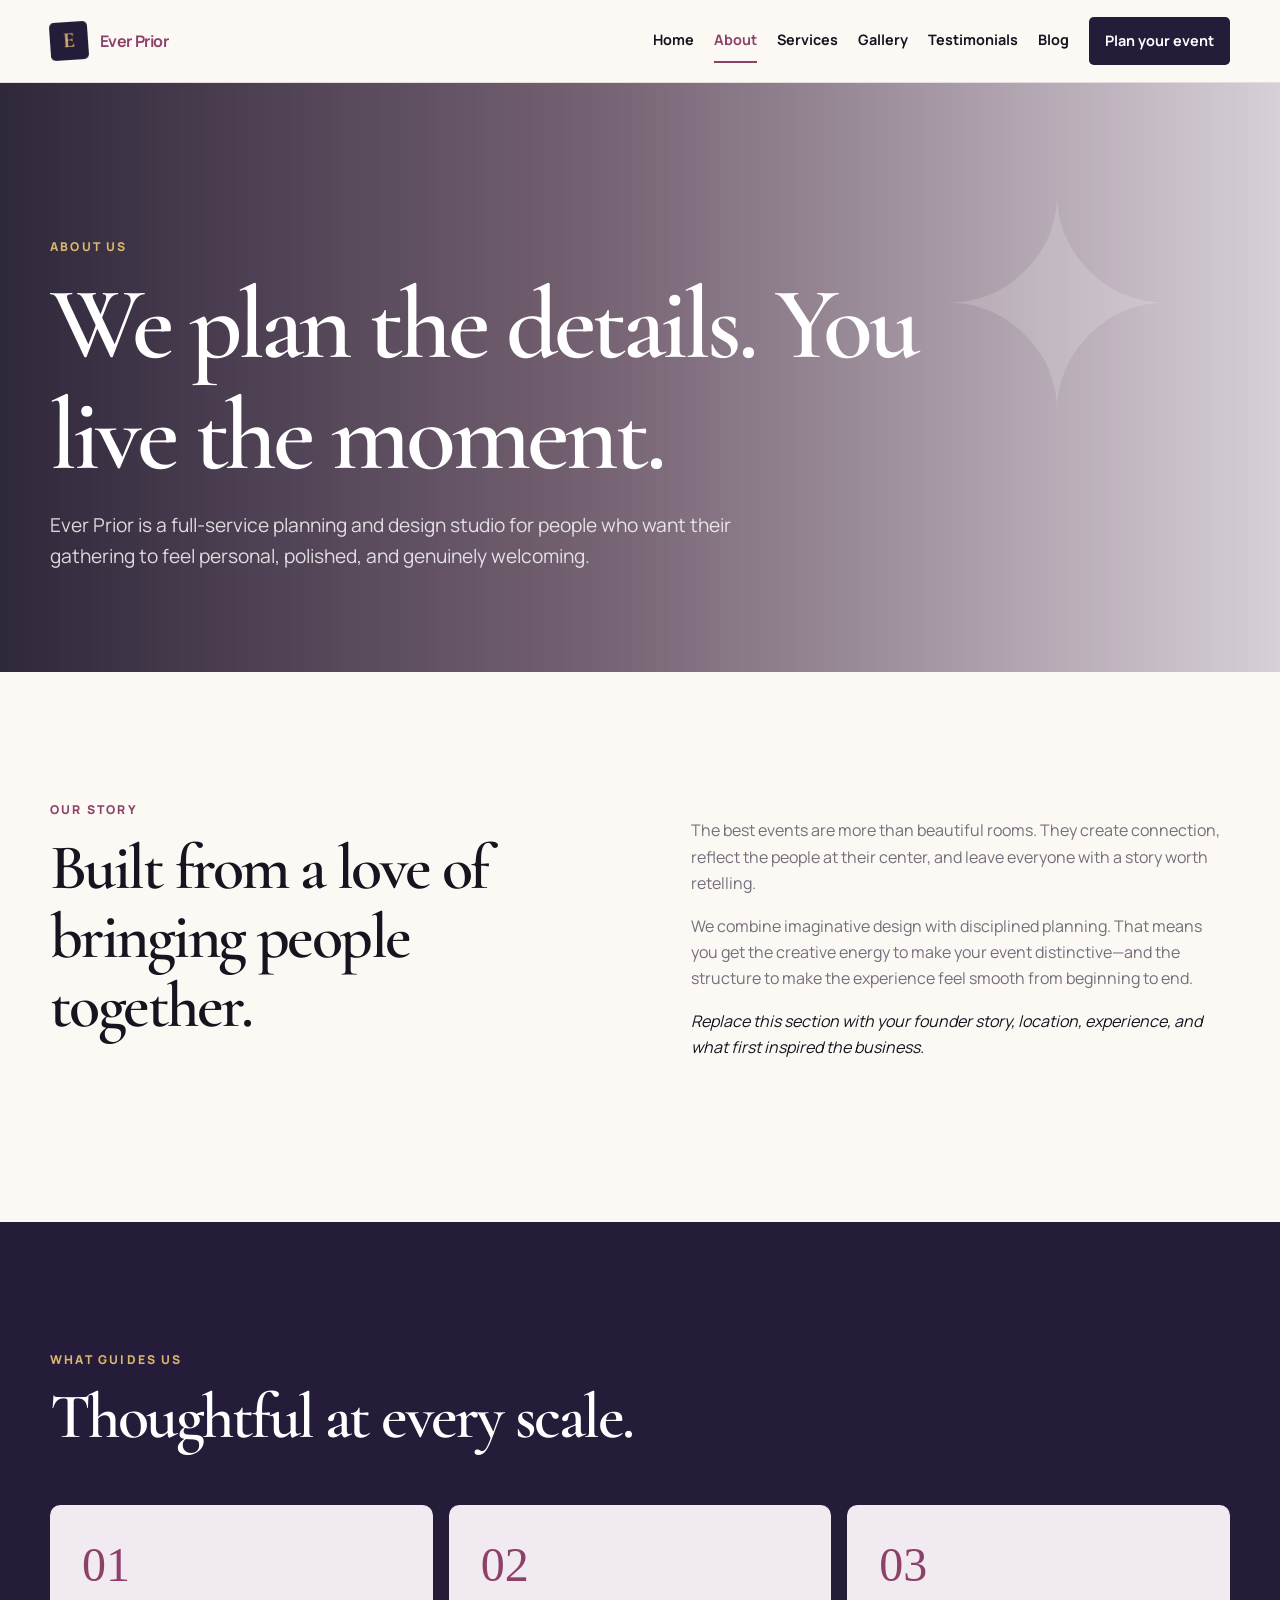
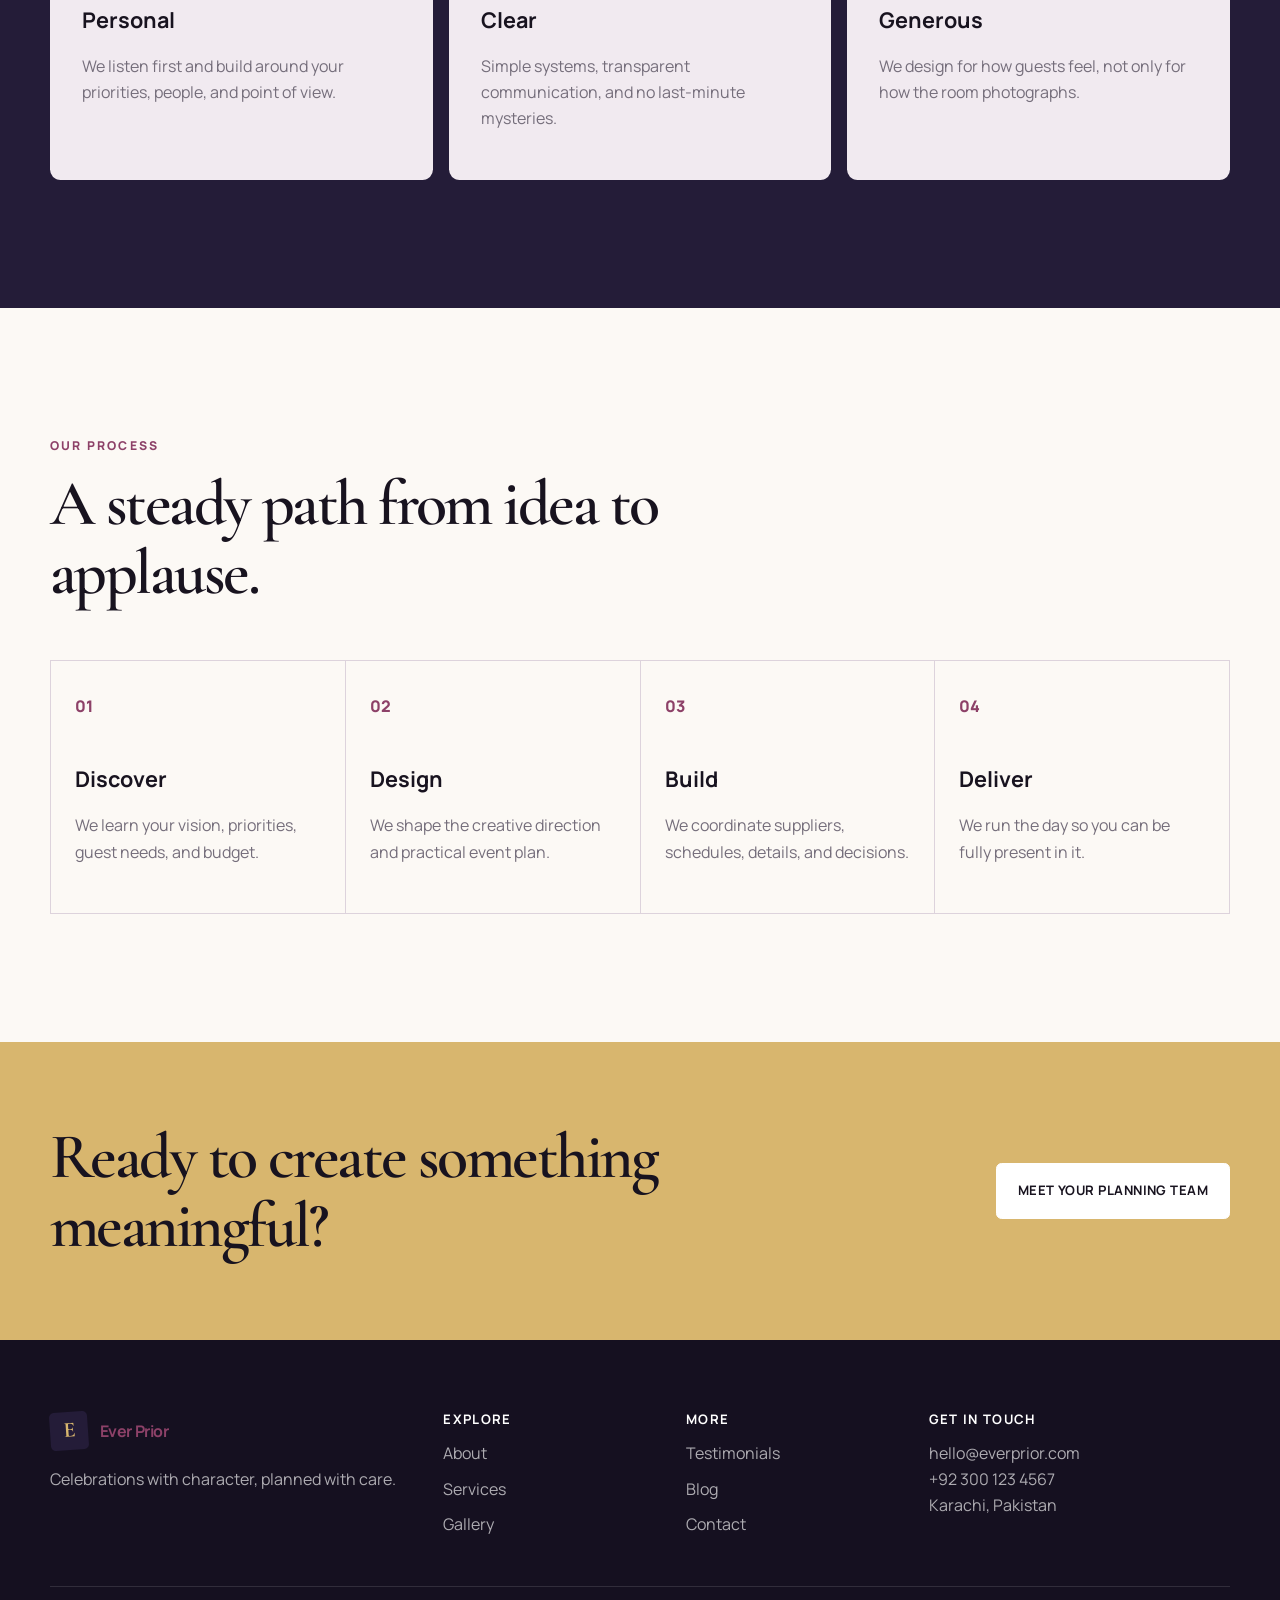
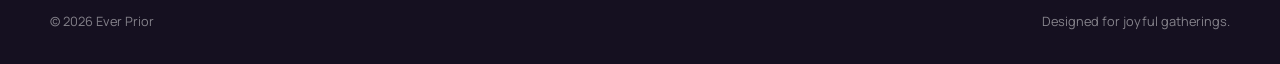
<file: about.html>
<!doctype html><html lang="en"><head><meta charset="utf-8"><meta name="viewport" content="width=device-width, initial-scale=1"><meta name="description" content="Meet Ever Prior and discover our thoughtful approach to event planning."><title>About Us — Ever Prior</title><link rel="stylesheet" href="assets/styles.css"><script defer src="assets/script.js"></script></head><body>
<a class="skip-link" href="#main">Skip to content</a><header class="site-header"><div class="container nav-wrap"><a class="brand" href="index.html"><span class="brand-mark">E</span><span>Ever <span>Prior</span></span></a><button class="nav-toggle" aria-label="Open menu" aria-expanded="false"></button><nav class="nav"><a href="index.html">Home</a><a aria-current="page" href="about.html">About</a><a href="services.html">Services</a><a href="gallery.html">Gallery</a><a href="testimonials.html">Testimonials</a><a href="blog.html">Blog</a><a class="nav-cta" href="contact.html">Plan your event</a></nav></div></header>
<main id="main"><section class="page-hero page-hero-photo" style="--page-photo:url('https://images.unsplash.com/photo-1769230369743-0dfed883f998?auto=format&fit=crop&w=2000&q=84')"><div class="container"><p class="eyebrow">About us</p><h1>We plan the details. You live the moment.</h1><p class="lead">Ever Prior is a full-service planning and design studio for people who want their gathering to feel personal, polished, and genuinely welcoming.</p></div></section>
<section class="section"><div class="container split"><div><p class="eyebrow">Our story</p><h2>Built from a love of bringing people together.</h2></div><div><p class="muted">The best events are more than beautiful rooms. They create connection, reflect the people at their center, and leave everyone with a story worth retelling.</p><p class="muted">We combine imaginative design with disciplined planning. That means you get the creative energy to make your event distinctive—and the structure to make the experience feel smooth from beginning to end.</p><p><em>Replace this section with your founder story, location, experience, and what first inspired the business.</em></p></div></div></section>
<section class="section" style="background:var(--teal);color:white"><div class="container"><div class="section-title"><p class="eyebrow" style="color:var(--gold)">What guides us</p><h2>Thoughtful at every scale.</h2></div><div class="values-grid"><article class="value-card" style="color:var(--ink)"><b>01</b><h3>Personal</h3><p class="muted">We listen first and build around your priorities, people, and point of view.</p></article><article class="value-card" style="color:var(--ink)"><b>02</b><h3>Clear</h3><p class="muted">Simple systems, transparent communication, and no last-minute mysteries.</p></article><article class="value-card" style="color:var(--ink)"><b>03</b><h3>Generous</h3><p class="muted">We design for how guests feel, not only for how the room photographs.</p></article></div></div></section>
<section class="section"><div class="container"><div class="section-title"><p class="eyebrow">Our process</p><h2>A steady path from idea to applause.</h2></div><div class="process"><div class="process-card"><h3>Discover</h3><p class="muted">We learn your vision, priorities, guest needs, and budget.</p></div><div class="process-card"><h3>Design</h3><p class="muted">We shape the creative direction and practical event plan.</p></div><div class="process-card"><h3>Build</h3><p class="muted">We coordinate suppliers, schedules, details, and decisions.</p></div><div class="process-card"><h3>Deliver</h3><p class="muted">We run the day so you can be fully present in it.</p></div></div></div></section>
<section class="cta"><div class="container cta-row"><h2>Ready to create something meaningful?</h2><a class="button light" href="contact.html">Meet your planning team</a></div></section></main>
<footer class="site-footer"><div class="container"><div class="footer-grid"><div><a class="brand" href="index.html"><span class="brand-mark">E</span><span>Ever <span>Prior</span></span></a><p>Celebrations with character, planned with care.</p></div><div><h3>Explore</h3><div class="footer-links"><a href="about.html">About</a><a href="services.html">Services</a><a href="gallery.html">Gallery</a></div></div><div><h3>More</h3><div class="footer-links"><a href="testimonials.html">Testimonials</a><a href="blog.html">Blog</a><a href="contact.html">Contact</a></div></div><div><h3>Get in touch</h3><p><a href="mailto:hello@everprior.com">hello@everprior.com</a><br>+92 300 123 4567<br>Karachi, Pakistan</p></div></div><div class="copyright"><span>© <span data-year></span> Ever Prior</span><span>Designed for joyful gatherings.</span></div></div></footer></body></html>
</file>
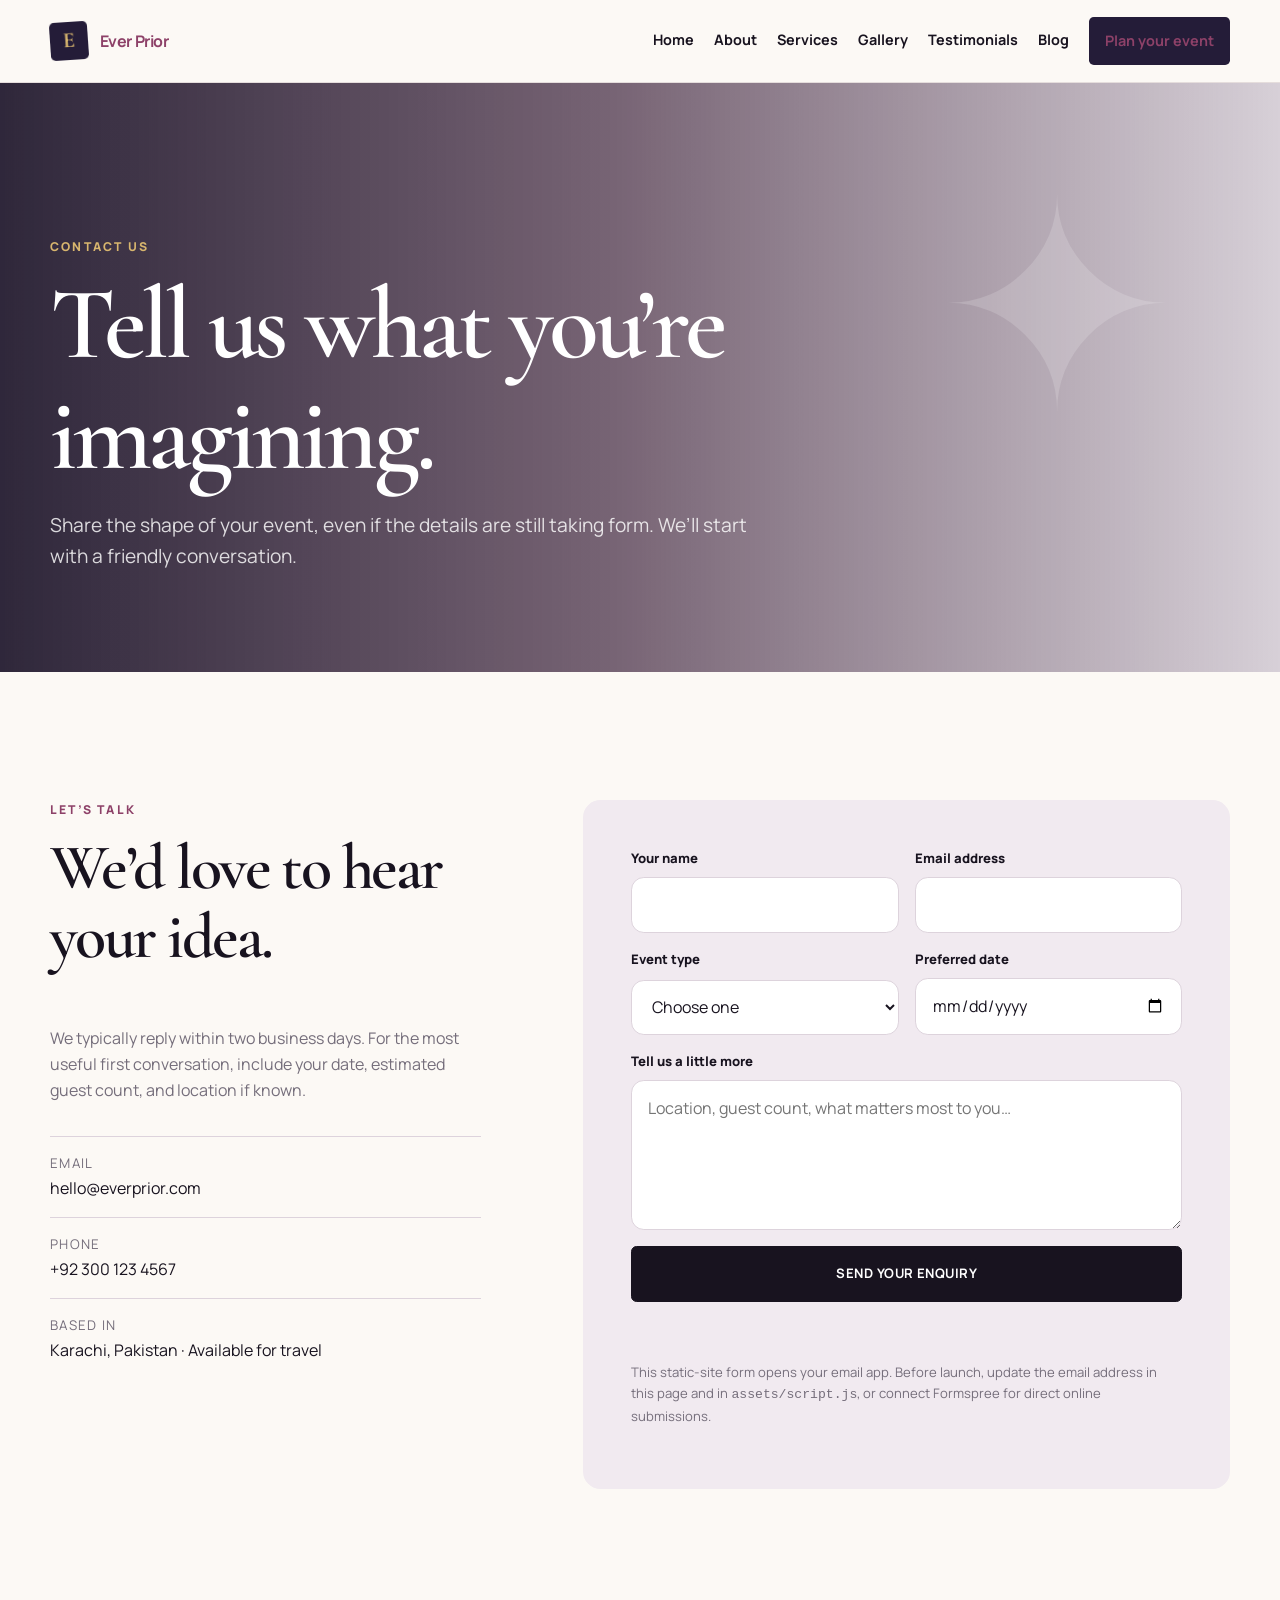
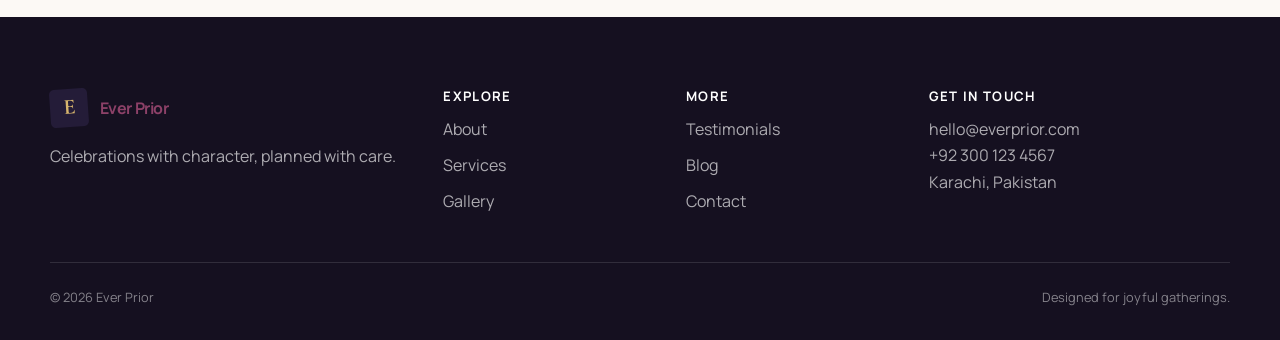
<file: contact.html>
<!doctype html><html lang="en"><head><meta charset="utf-8"><meta name="viewport" content="width=device-width, initial-scale=1"><meta name="description" content="Contact Ever Prior to begin planning your wedding, corporate event, or celebration."><title>Contact Us — Ever Prior</title><link rel="stylesheet" href="assets/styles.css"><script defer src="assets/script.js"></script></head><body>
<a class="skip-link" href="#main">Skip to content</a><header class="site-header"><div class="container nav-wrap"><a class="brand" href="index.html"><span class="brand-mark">E</span><span>Ever <span>Prior</span></span></a><button class="nav-toggle" aria-label="Open menu" aria-expanded="false"></button><nav class="nav"><a href="index.html">Home</a><a href="about.html">About</a><a href="services.html">Services</a><a href="gallery.html">Gallery</a><a href="testimonials.html">Testimonials</a><a href="blog.html">Blog</a><a class="nav-cta" aria-current="page" href="contact.html">Plan your event</a></nav></div></header>
<main id="main"><section class="page-hero page-hero-photo" style="--page-photo:url('https://images.unsplash.com/photo-1768594266667-50aaa727ebf5?auto=format&fit=crop&w=2000&q=84')"><div class="container"><p class="eyebrow">Contact us</p><h1>Tell us what you’re imagining.</h1><p class="lead">Share the shape of your event, even if the details are still taking form. We’ll start with a friendly conversation.</p></div></section><section class="section"><div class="container contact-grid"><div><p class="eyebrow">Let’s talk</p><h2>We’d love to hear your idea.</h2><p class="muted">We typically reply within two business days. For the most useful first conversation, include your date, estimated guest count, and location if known.</p><div class="contact-details"><div class="contact-line"><small>Email</small><a href="mailto:hello@everprior.com">hello@everprior.com</a></div><div class="contact-line"><small>Phone</small><a href="tel:+923001234567">+92 300 123 4567</a></div><div class="contact-line"><small>Based in</small><span>Karachi, Pakistan · Available for travel</span></div></div></div><form class="form-card" id="contact-form"><div class="form-grid"><div class="field"><label for="name">Your name</label><input id="name" name="name" autocomplete="name" required></div><div class="field"><label for="email">Email address</label><input id="email" name="email" type="email" autocomplete="email" required></div><div class="field"><label for="event">Event type</label><select id="event" name="event" required><option value="">Choose one</option><option>Wedding</option><option>Corporate event</option><option>Private celebration</option><option>Other</option></select></div><div class="field"><label for="date">Preferred date</label><input id="date" name="date" type="date"></div><div class="field full"><label for="message">Tell us a little more</label><textarea id="message" name="message" placeholder="Location, guest count, what matters most to you…" required></textarea></div><div class="field full"><button class="button" type="submit">Send your enquiry</button><div class="form-status" aria-live="polite"></div></div></div><p class="form-note">This static-site form opens your email app. Before launch, update the email address in this page and in <code>assets/script.js</code>, or connect Formspree for direct online submissions.</p></form></div></section></main>
<footer class="site-footer"><div class="container"><div class="footer-grid"><div><a class="brand" href="index.html"><span class="brand-mark">E</span><span>Ever <span>Prior</span></span></a><p>Celebrations with character, planned with care.</p></div><div><h3>Explore</h3><div class="footer-links"><a href="about.html">About</a><a href="services.html">Services</a><a href="gallery.html">Gallery</a></div></div><div><h3>More</h3><div class="footer-links"><a href="testimonials.html">Testimonials</a><a href="blog.html">Blog</a><a href="contact.html">Contact</a></div></div><div><h3>Get in touch</h3><p><a href="mailto:hello@everprior.com">hello@everprior.com</a><br>+92 300 123 4567<br>Karachi, Pakistan</p></div></div><div class="copyright"><span>© <span data-year></span> Ever Prior</span><span>Designed for joyful gatherings.</span></div></div></footer></body></html>
</file>
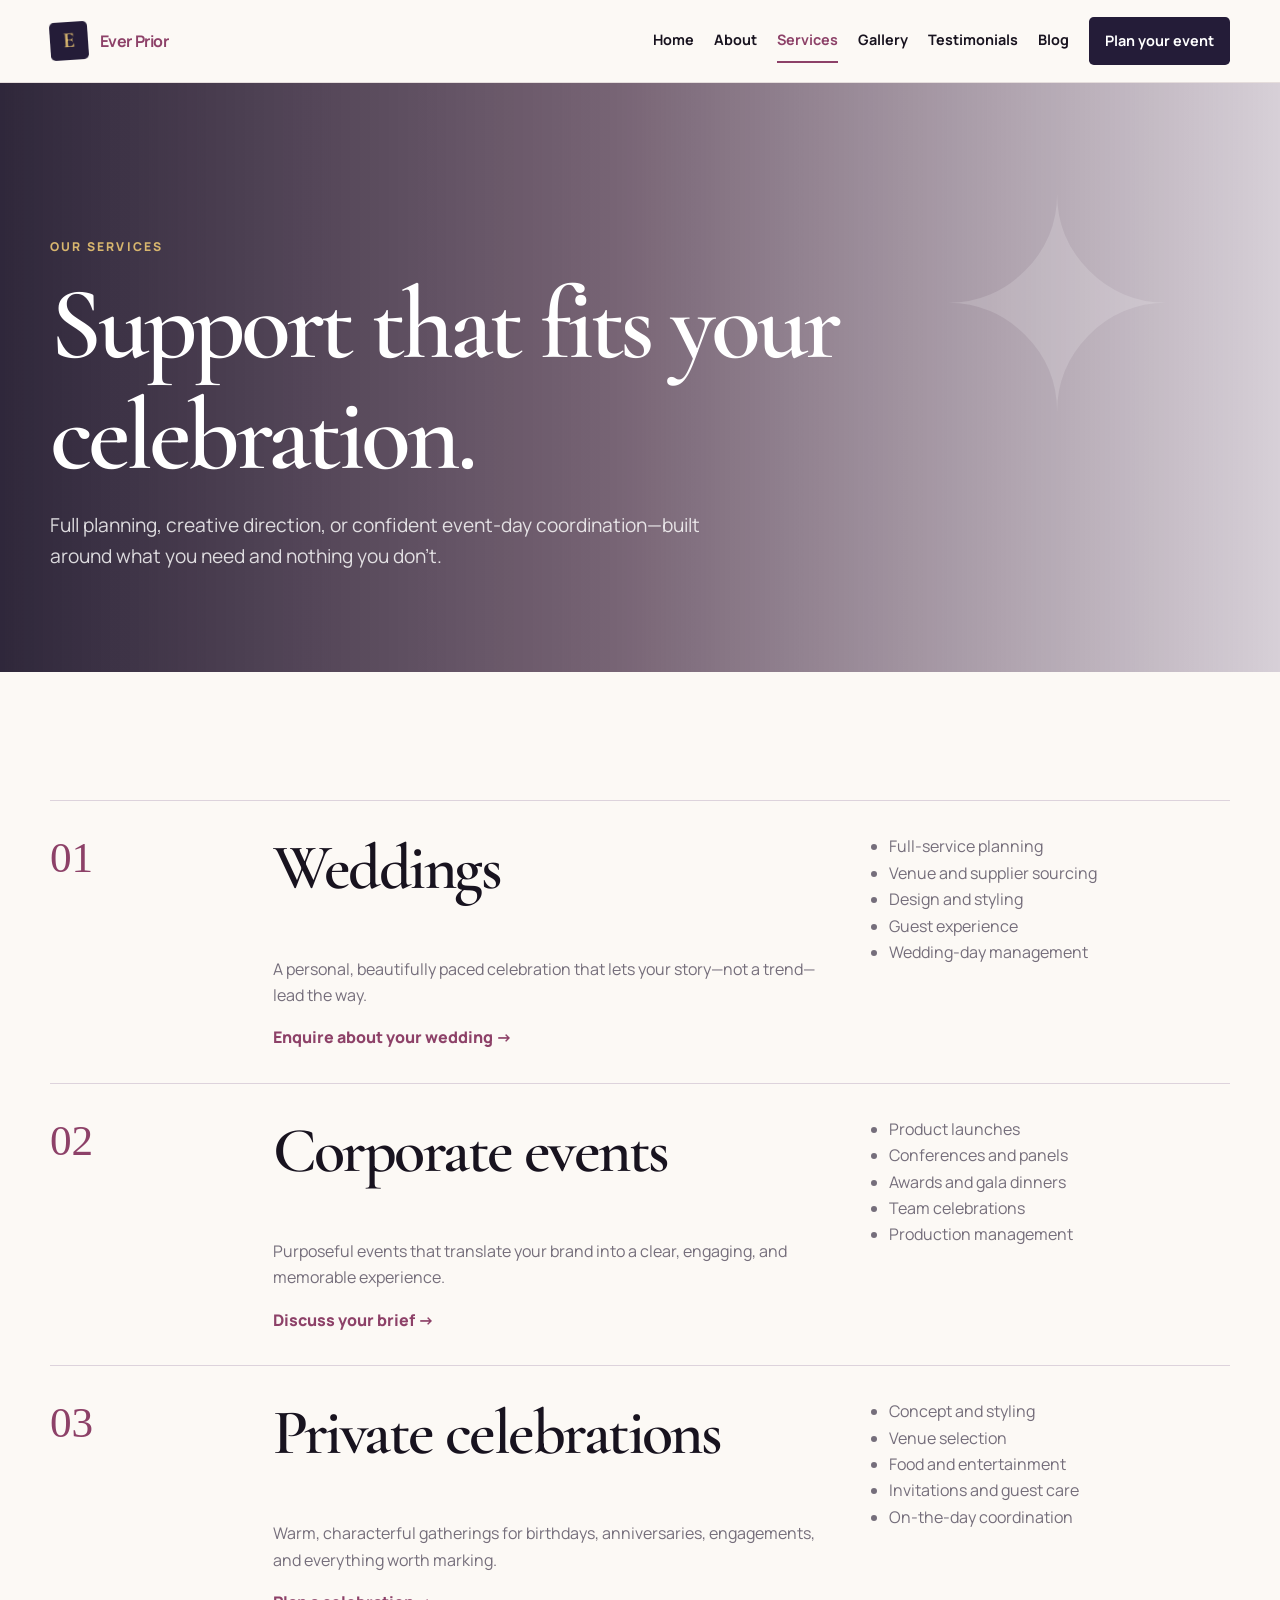
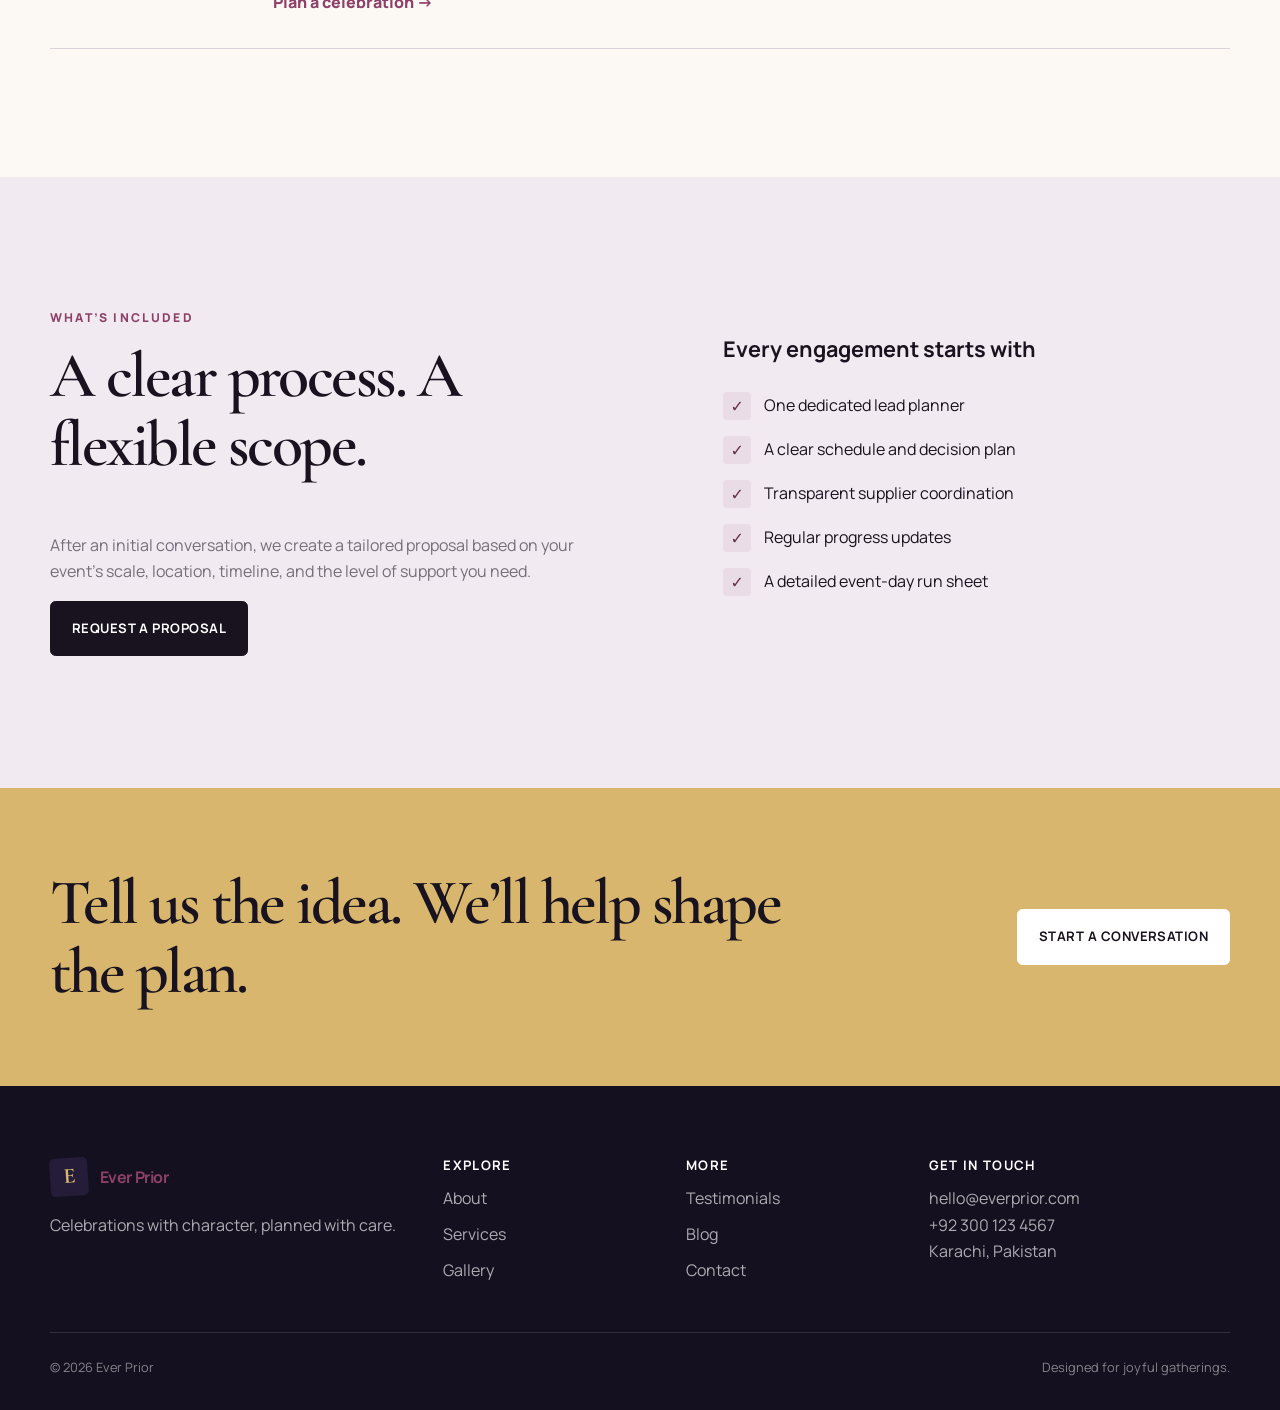
<file: services.html>
<!doctype html><html lang="en"><head><meta charset="utf-8"><meta name="viewport" content="width=device-width, initial-scale=1"><meta name="description" content="Wedding, corporate, and social event planning services by Ever Prior."><title>Our Services — Ever Prior</title><link rel="stylesheet" href="assets/styles.css"><script defer src="assets/script.js"></script></head><body>
<a class="skip-link" href="#main">Skip to content</a><header class="site-header"><div class="container nav-wrap"><a class="brand" href="index.html"><span class="brand-mark">E</span><span>Ever <span>Prior</span></span></a><button class="nav-toggle" aria-label="Open menu" aria-expanded="false"></button><nav class="nav"><a href="index.html">Home</a><a href="about.html">About</a><a aria-current="page" href="services.html">Services</a><a href="gallery.html">Gallery</a><a href="testimonials.html">Testimonials</a><a href="blog.html">Blog</a><a class="nav-cta" href="contact.html">Plan your event</a></nav></div></header>
<main id="main"><section class="page-hero page-hero-photo" style="--page-photo:url('https://images.unsplash.com/photo-1754373695753-1069438691f8?auto=format&fit=crop&w=2000&q=84')"><div class="container"><p class="eyebrow">Our services</p><h1>Support that fits your celebration.</h1><p class="lead">Full planning, creative direction, or confident event-day coordination—built around what you need and nothing you don’t.</p></div></section>
<section class="section"><div class="container"><article class="service-detail"><div class="number">01</div><div><h2>Weddings</h2><p class="muted">A personal, beautifully paced celebration that lets your story—not a trend—lead the way.</p><a class="text-link" href="contact.html">Enquire about your wedding →</a></div><ul><li>Full-service planning</li><li>Venue and supplier sourcing</li><li>Design and styling</li><li>Guest experience</li><li>Wedding-day management</li></ul></article><article class="service-detail"><div class="number">02</div><div><h2>Corporate events</h2><p class="muted">Purposeful events that translate your brand into a clear, engaging, and memorable experience.</p><a class="text-link" href="contact.html">Discuss your brief →</a></div><ul><li>Product launches</li><li>Conferences and panels</li><li>Awards and gala dinners</li><li>Team celebrations</li><li>Production management</li></ul></article><article class="service-detail"><div class="number">03</div><div><h2>Private celebrations</h2><p class="muted">Warm, characterful gatherings for birthdays, anniversaries, engagements, and everything worth marking.</p><a class="text-link" href="contact.html">Plan a celebration →</a></div><ul><li>Concept and styling</li><li>Venue selection</li><li>Food and entertainment</li><li>Invitations and guest care</li><li>On-the-day coordination</li></ul></article></div></section>
<section class="section" style="background:var(--surface)"><div class="container split"><div><p class="eyebrow">What’s included</p><h2>A clear process. A flexible scope.</h2><p class="muted">After an initial conversation, we create a tailored proposal based on your event’s scale, location, timeline, and the level of support you need.</p><a class="button" href="contact.html">Request a proposal</a></div><div class="value-card"><h3>Every engagement starts with</h3><ul class="check-list"><li>One dedicated lead planner</li><li>A clear schedule and decision plan</li><li>Transparent supplier coordination</li><li>Regular progress updates</li><li>A detailed event-day run sheet</li></ul></div></div></section><section class="cta"><div class="container cta-row"><h2>Tell us the idea. We’ll help shape the plan.</h2><a class="button light" href="contact.html">Start a conversation</a></div></section></main>
<footer class="site-footer"><div class="container"><div class="footer-grid"><div><a class="brand" href="index.html"><span class="brand-mark">E</span><span>Ever <span>Prior</span></span></a><p>Celebrations with character, planned with care.</p></div><div><h3>Explore</h3><div class="footer-links"><a href="about.html">About</a><a href="services.html">Services</a><a href="gallery.html">Gallery</a></div></div><div><h3>More</h3><div class="footer-links"><a href="testimonials.html">Testimonials</a><a href="blog.html">Blog</a><a href="contact.html">Contact</a></div></div><div><h3>Get in touch</h3><p><a href="mailto:hello@everprior.com">hello@everprior.com</a><br>+92 300 123 4567<br>Karachi, Pakistan</p></div></div><div class="copyright"><span>© <span data-year></span> Ever Prior</span><span>Designed for joyful gatherings.</span></div></div></footer></body></html>
</file>
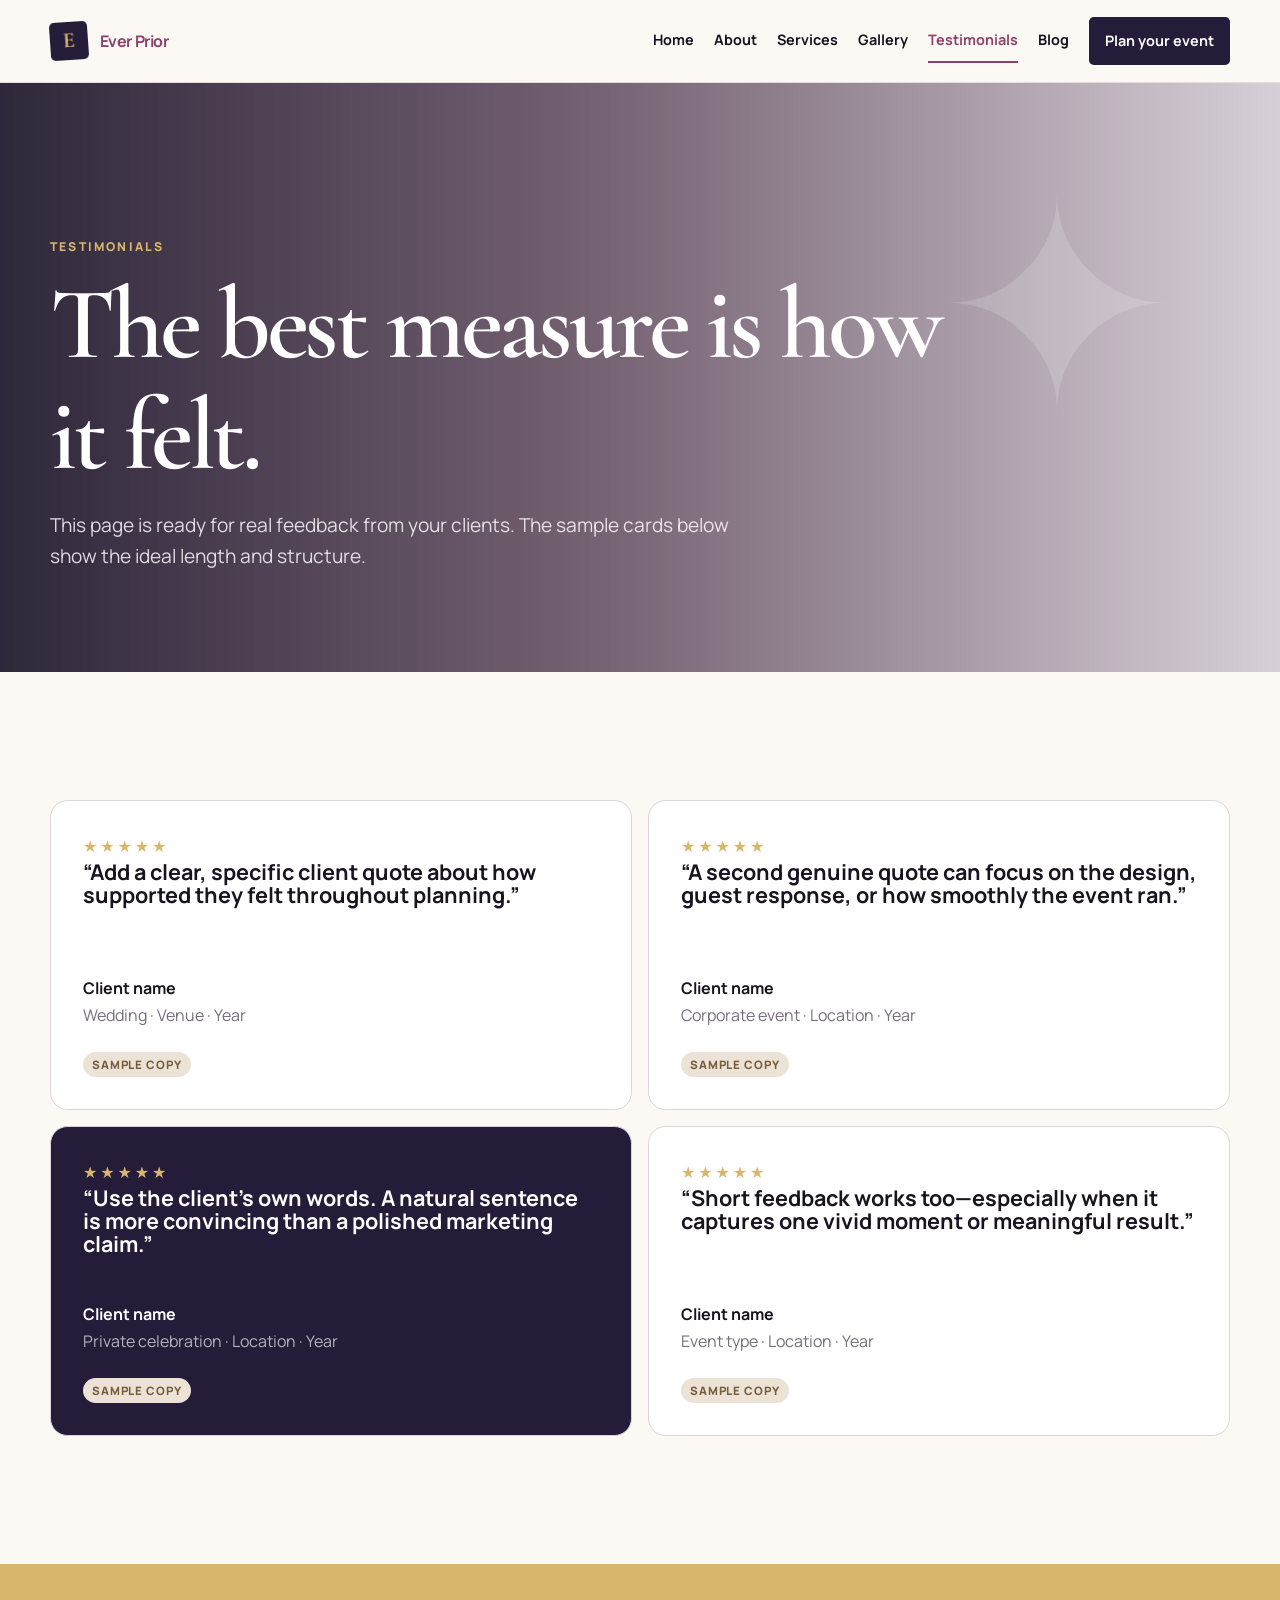
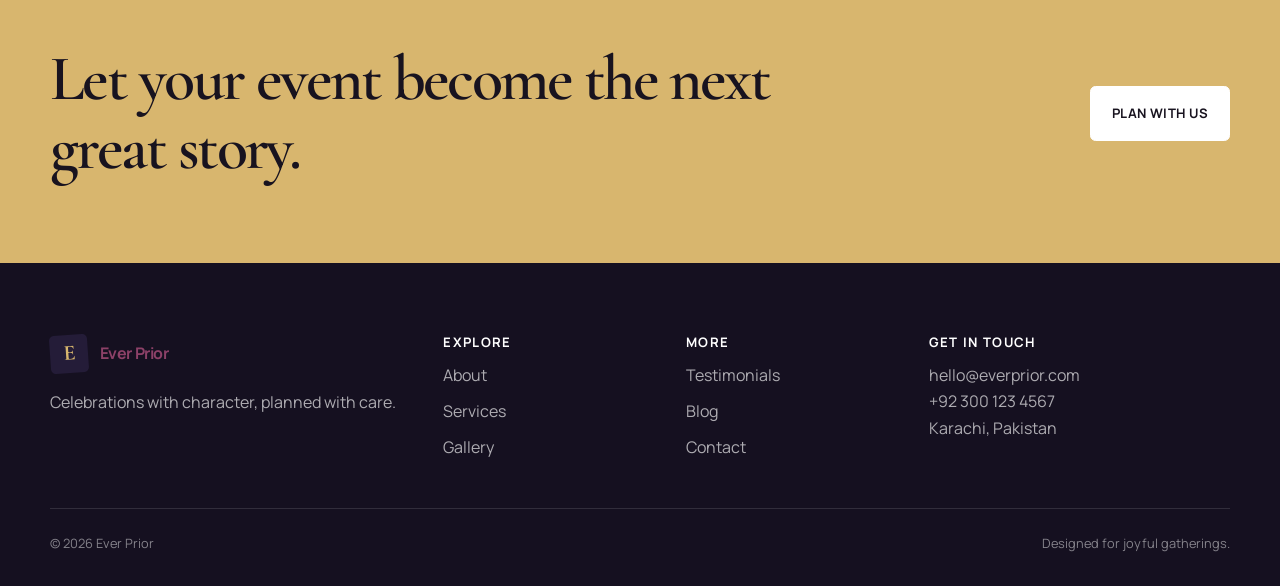
<file: testimonials.html>
<!doctype html><html lang="en"><head><meta charset="utf-8"><meta name="viewport" content="width=device-width, initial-scale=1"><meta name="description" content="Client feedback for Ever Prior."><title>Testimonials — Ever Prior</title><link rel="stylesheet" href="assets/styles.css"><script defer src="assets/script.js"></script></head><body>
<a class="skip-link" href="#main">Skip to content</a><header class="site-header"><div class="container nav-wrap"><a class="brand" href="index.html"><span class="brand-mark">E</span><span>Ever <span>Prior</span></span></a><button class="nav-toggle" aria-label="Open menu" aria-expanded="false"></button><nav class="nav"><a href="index.html">Home</a><a href="about.html">About</a><a href="services.html">Services</a><a href="gallery.html">Gallery</a><a aria-current="page" href="testimonials.html">Testimonials</a><a href="blog.html">Blog</a><a class="nav-cta" href="contact.html">Plan your event</a></nav></div></header>
<main id="main"><section class="page-hero page-hero-photo" style="--page-photo:url('https://images.unsplash.com/photo-1755704282977-340323fa52df?auto=format&fit=crop&w=2000&q=84')"><div class="container"><p class="eyebrow">Testimonials</p><h1>The best measure is how it felt.</h1><p class="lead">This page is ready for real feedback from your clients. The sample cards below show the ideal length and structure.</p></div></section><section class="section"><div class="container"><div class="testimonial-grid"><article class="testimonial-card"><div><div class="stars">★★★★★</div><h3>“Add a clear, specific client quote about how supported they felt throughout planning.”</h3></div><div><strong>Client name</strong><p class="muted">Wedding · Venue · Year</p><span class="sample-note">Sample copy</span></div></article><article class="testimonial-card"><div><div class="stars">★★★★★</div><h3>“A second genuine quote can focus on the design, guest response, or how smoothly the event ran.”</h3></div><div><strong>Client name</strong><p class="muted">Corporate event · Location · Year</p><span class="sample-note">Sample copy</span></div></article><article class="testimonial-card"><div><div class="stars">★★★★★</div><h3>“Use the client’s own words. A natural sentence is more convincing than a polished marketing claim.”</h3></div><div><strong>Client name</strong><p class="muted">Private celebration · Location · Year</p><span class="sample-note">Sample copy</span></div></article><article class="testimonial-card"><div><div class="stars">★★★★★</div><h3>“Short feedback works too—especially when it captures one vivid moment or meaningful result.”</h3></div><div><strong>Client name</strong><p class="muted">Event type · Location · Year</p><span class="sample-note">Sample copy</span></div></article></div></div></section><section class="cta"><div class="container cta-row"><h2>Let your event become the next great story.</h2><a class="button light" href="contact.html">Plan with us</a></div></section></main>
<footer class="site-footer"><div class="container"><div class="footer-grid"><div><a class="brand" href="index.html"><span class="brand-mark">E</span><span>Ever <span>Prior</span></span></a><p>Celebrations with character, planned with care.</p></div><div><h3>Explore</h3><div class="footer-links"><a href="about.html">About</a><a href="services.html">Services</a><a href="gallery.html">Gallery</a></div></div><div><h3>More</h3><div class="footer-links"><a href="testimonials.html">Testimonials</a><a href="blog.html">Blog</a><a href="contact.html">Contact</a></div></div><div><h3>Get in touch</h3><p><a href="mailto:hello@everprior.com">hello@everprior.com</a><br>+92 300 123 4567<br>Karachi, Pakistan</p></div></div><div class="copyright"><span>© <span data-year></span> Ever Prior</span><span>Designed for joyful gatherings.</span></div></div></footer></body></html>
</file>
<file: assets/styles.css>
@import url('https://fonts.googleapis.com/css2?family=Cormorant+Garamond:ital,wght@0,500;0,600;1,500&family=Manrope:wght@400;500;600;700&display=swap');

:root {
  --ink: #18131f;
  --muted: #756e7b;
  --paper: #fcf9f5;
  --surface: #f1eaf0;
  --line: #ddd3dc;
  --accent: #8d4168;
  --accent-dark: #603148;
  --teal: #241c38;
  --gold: #d8b66e;
  --white: #ffffff;
  --shadow: 0 24px 70px rgba(35, 25, 50, 0.15);
  --radius-lg: 1.1rem;
  --radius-md: .65rem;
  --max: 1180px;
}

* { box-sizing: border-box; }
html { scroll-behavior: smooth; }
body {
  margin: 0;
  color: var(--ink);
  background: var(--paper);
  font-family: "Manrope", ui-sans-serif, system-ui, -apple-system, BlinkMacSystemFont, "Segoe UI", sans-serif;
  line-height: 1.65;
}
body.menu-open { overflow: hidden; }
a { color: inherit; text-decoration: none; }
img { max-width: 100%; display: block; }
button, input, textarea, select { font: inherit; }
:focus-visible { outline: 3px solid var(--gold); outline-offset: 3px; }

.container { width: min(calc(100% - 2rem), var(--max)); margin-inline: auto; }
.eyebrow {
  margin: 0 0 .8rem;
  color: var(--accent);
  font-size: .76rem;
  font-weight: 800;
  letter-spacing: .18em;
  text-transform: uppercase;
}
h1, h2, h3, p { margin-top: 0; }
h1, h2, h3 { line-height: 1.08; }
h1, h2 { font-family: "Cormorant Garamond", Georgia, "Times New Roman", serif; font-weight: 600; letter-spacing: -.04em; }
h1 { font-size: clamp(3.4rem, 8vw, 7.4rem); }
h2 { font-size: clamp(2.35rem, 5vw, 4.6rem); }
h3 { font-size: 1.35rem; }
.muted { color: var(--muted); }
.section { padding: clamp(5rem, 10vw, 9rem) 0; }
.section-title { max-width: 760px; margin-bottom: 3rem; }
.section-title p:last-child { max-width: 630px; color: var(--muted); font-size: 1.05rem; }

.skip-link { position: fixed; left: 1rem; top: -5rem; z-index: 1000; background: var(--ink); color: white; padding: .8rem 1rem; }
.skip-link:focus { top: 1rem; }

.site-header {
  position: sticky;
  top: 0;
  z-index: 100;
  border-bottom: 1px solid rgba(96, 49, 72, .14);
  background: rgba(252, 249, 245, .92);
  backdrop-filter: blur(18px);
}
.nav-wrap { min-height: 82px; display: flex; align-items: center; justify-content: space-between; gap: 1.5rem; }
.brand { display: inline-flex; align-items: center; gap: .72rem; font-weight: 700; letter-spacing: -.025em; white-space: nowrap; }
.brand-mark { width: 38px; aspect-ratio: 1; display: grid; place-items: center; border-radius: .3rem; transform: rotate(-4deg); background: var(--teal); color: var(--gold); font-family: "Cormorant Garamond", Georgia, serif; font-size: 1.35rem; }
.brand span:last-child { color: var(--accent); }
.nav { display: flex; align-items: center; gap: 1.25rem; font-size: .9rem; font-weight: 700; }
.nav a { padding: .6rem 0; border-bottom: 2px solid transparent; }
.nav a:hover, .nav a[aria-current="page"] { color: var(--accent); border-color: var(--accent); }
.nav .nav-cta { padding: .75rem 1rem; border: 0; border-radius: .3rem; background: var(--teal); color: white; }
.nav-toggle { display: none; border: 0; background: none; width: 44px; height: 44px; cursor: pointer; }
.nav-toggle span, .nav-toggle::before, .nav-toggle::after { content: ""; display: block; height: 2px; width: 24px; margin: 5px auto; background: var(--ink); transition: .25s; }

.button { display: inline-flex; justify-content: center; align-items: center; gap: .6rem; border: 1px solid var(--ink); border-radius: .35rem; padding: 1rem 1.3rem; background: var(--ink); color: white; font-size: .82rem; font-weight: 700; letter-spacing: .035em; text-transform: uppercase; cursor: pointer; transition: transform .2s, box-shadow .2s, background .2s; }
.button:hover { transform: translateY(-2px); box-shadow: 0 10px 28px rgba(23, 33, 43, .18); }
.button.secondary { background: transparent; color: var(--ink); }
.button.light { background: white; color: var(--ink); border-color: white; }

.hero { min-height: calc(100vh - 82px); display: grid; align-items: center; overflow: hidden; position: relative; color: white; background: var(--teal); }
.hero::before { content: ""; position: absolute; inset: 0; background: radial-gradient(circle at 88% 12%, rgba(216,182,110,.28), transparent 29%), radial-gradient(circle at 8% 86%, rgba(141,65,104,.3), transparent 30%), linear-gradient(120deg, transparent 0 54%, rgba(255,255,255,.035) 54% 55%, transparent 55%); }
.hero-grid { position: relative; z-index: 1; display: grid; grid-template-columns: 1.05fr .95fr; align-items: center; gap: 3rem; padding: 5rem 0; }
.hero h1 span { color: var(--gold); font-style: italic; }
.hero .eyebrow { color: var(--gold); }
.hero-copy > p:not(.eyebrow) { max-width: 600px; color: rgba(255,255,255,.7); font-size: 1.15rem; }
.hero .button { border-color: var(--gold); background: var(--gold); color: var(--ink); }
.hero .button.secondary { border-color: rgba(255,255,255,.42); background: transparent; color: white; }
.hero-actions { display: flex; flex-wrap: wrap; gap: .8rem; margin-top: 2rem; }
.hero-art { min-height: 530px; position: relative; }
.event-card { position: absolute; overflow: hidden; border: 6px solid rgba(255,255,255,.92); border-radius: .55rem; box-shadow: var(--shadow); background: var(--teal); }
.event-card img { width: 100%; height: 100%; object-fit: cover; transition: opacity .45s ease, transform .8s ease; }
.event-card:hover img { transform: scale(1.035); }
.event-card::after { content: ""; position: absolute; inset: 0; background: linear-gradient(180deg, transparent 48%, rgba(11, 31, 35, .76)); }
.event-card.one { width: 59%; height: 84%; left: 0; bottom: 0; transform: rotate(-2deg); }
.event-card.two { width: 49%; height: 65%; right: 0; top: 2%; transform: rotate(3deg); }
.event-card-label { position: absolute; left: 1.2rem; bottom: 1.2rem; z-index: 1; color: white; font-weight: 800; }
.event-card-label small { display: block; font-weight: 500; opacity: .78; }
.spark { position: absolute; display: grid; place-items: center; width: 92px; aspect-ratio: 1; right: 24%; bottom: 6%; border: 1px solid rgba(255,255,255,.65); border-radius: .3rem; background: var(--accent); color: white; font: 700 2.5rem Georgia, serif; transform: rotate(8deg); box-shadow: var(--shadow); }

.stats { margin-top: -1px; background: var(--gold); color: var(--ink); }
.stats-grid { display: grid; grid-template-columns: repeat(4, 1fr); }
.stat { padding: 2.2rem; border-right: 1px solid rgba(24,19,31,.16); }
.stat:last-child { border: 0; }
.stat strong { display: block; color: var(--accent-dark); font: 600 2.25rem "Cormorant Garamond", Georgia, serif; }
.stat span { color: rgba(24,19,31,.7); font-size: .9rem; }

.card-grid { display: grid; grid-template-columns: repeat(3, 1fr); gap: 1.2rem; }
.service-card { min-height: 340px; padding: 2rem; border: 1px solid var(--line); border-top: 4px solid var(--accent); border-radius: var(--radius-lg); background: white; display: flex; flex-direction: column; justify-content: space-between; transition: transform .25s, box-shadow .25s; }
.service-card:hover { transform: translateY(-6px); box-shadow: var(--shadow); }
.service-card:nth-child(2) { border-color: var(--teal); background: var(--teal); color: white; }
.service-card:nth-child(2) .muted { color: rgba(255,255,255,.66); }
.service-icon { width: 58px; height: 58px; display: grid; place-items: center; border-radius: .4rem; background: var(--surface); color: var(--accent); font-size: 1.6rem; }
.service-card:nth-child(2) .service-icon { background: rgba(255,255,255,.12); color: var(--gold); }
.text-link { display: inline-flex; align-items: center; gap: .4rem; font-weight: 800; color: var(--accent); }

.split { display: grid; grid-template-columns: 1fr 1fr; gap: clamp(3rem, 8vw, 7rem); align-items: center; }
.art-panel { min-height: 600px; border-radius: var(--radius-lg); background: var(--teal); position: relative; overflow: hidden; box-shadow: var(--shadow); }
.art-panel > img { position: absolute; inset: 0; width: 100%; height: 100%; object-fit: cover; }
.art-panel::before { content: ""; position: absolute; z-index: 1; inset: 0; background: linear-gradient(180deg, transparent 40%, rgba(9,31,31,.72)); }
.art-panel::after { content: "✦"; position: absolute; z-index: 1; right: 8%; top: 5%; color: var(--gold); font-size: 7rem; text-shadow: 0 8px 30px rgba(0,0,0,.2); }
.art-note { position: absolute; z-index: 2; left: 2rem; right: 2rem; bottom: 2rem; padding: 1.5rem; border-radius: var(--radius-md); background: rgba(255,255,255,.94); }
.check-list { list-style: none; padding: 0; margin: 2rem 0; display: grid; gap: 1rem; }
.check-list li { display: flex; gap: .8rem; align-items: flex-start; }
.check-list li::before { content: "✓"; flex: 0 0 28px; height: 28px; display: grid; place-items: center; border-radius: .25rem; background: #eadce6; color: var(--accent-dark); font-weight: 900; }

.gallery-grid { display: grid; grid-template-columns: repeat(12, 1fr); grid-auto-rows: 110px; gap: 1rem; }
.gallery-item { position: relative; overflow: hidden; border: 0; border-radius: var(--radius-md); cursor: pointer; text-align: left; color: white; padding: 0; background: var(--teal); box-shadow: 0 10px 32px rgba(23,33,43,.08); }
.gallery-item:nth-child(1) { grid-column: span 7; grid-row: span 4; }
.gallery-item:nth-child(2) { grid-column: span 5; grid-row: span 2; }
.gallery-item:nth-child(3) { grid-column: span 5; grid-row: span 2; }
.gallery-item:nth-child(4) { grid-column: span 4; grid-row: span 3; }
.gallery-item:nth-child(5) { grid-column: span 4; grid-row: span 3; }
.gallery-item:nth-child(6) { grid-column: span 4; grid-row: span 3; }
.gallery-item img { width: 100%; height: 100%; object-fit: cover; transition: transform .7s ease, opacity .4s ease; }
.gallery-item::before { content: ""; position: absolute; z-index: 1; inset: 0; background: linear-gradient(180deg, transparent 45%, rgba(7,18,22,.72)); }
.gallery-item::after { content: attr(data-label); position: absolute; inset: auto 1.2rem 1rem; z-index: 2; font-weight: 800; text-shadow: 0 2px 12px rgba(0,0,0,.3); }
.gallery-item:hover img { transform: scale(1.055); }

.quote-section { background: var(--teal); color: white; }
.quote { max-width: 920px; margin: 0 auto; text-align: center; }
.quote blockquote { margin: 0 0 2rem; font: 500 clamp(2rem, 4vw, 3.8rem)/1.18 "Cormorant Garamond", Georgia, serif; }
.quote-meta { color: rgba(255,255,255,.62); }
.quote-meta strong { color: white; }
.sample-note { display: inline-block; margin-top: .5rem; padding: .2rem .55rem; border-radius: 999px; background: #ece3d6; color: #765d3d; font-size: .72rem; font-weight: 800; letter-spacing: .08em; text-transform: uppercase; }

.blog-grid { display: grid; grid-template-columns: repeat(3, 1fr); gap: 1.25rem; }
.post-card { border-bottom: 1px solid var(--line); padding-bottom: 1.5rem; }
.post-art { aspect-ratio: 16/10; margin-bottom: 1.4rem; border-radius: var(--radius-md); background: var(--teal); position: relative; overflow: hidden; }
.post-art img { width: 100%; height: 100%; object-fit: cover; transition: transform .6s ease; }
.post-card:hover .post-art img { transform: scale(1.04); }
.post-meta { color: var(--accent); font-size: .78rem; font-weight: 800; letter-spacing: .08em; text-transform: uppercase; }

.cta { padding: 5rem 0; background: var(--gold); color: var(--ink); }
.cta-row { display: flex; justify-content: space-between; gap: 2rem; align-items: center; }
.cta h2 { max-width: 760px; margin-bottom: 0; }

.page-hero { padding: clamp(6rem, 12vw, 11rem) 0 5rem; background: var(--surface); overflow: hidden; position: relative; }
.page-hero::after { content: "✦"; position: absolute; right: 8%; top: 12%; color: rgba(208,100,67,.15); font-size: 18rem; line-height: 1; }
.page-hero h1 { max-width: 900px; margin-bottom: 1.2rem; }
.page-hero .lead { max-width: 700px; color: var(--muted); font-size: 1.2rem; }
.page-hero-photo { min-height: 520px; display: grid; align-items: end; color: white; background-image: linear-gradient(90deg, rgba(26,18,39,.9) 0%, rgba(54,28,50,.65) 48%, rgba(26,18,39,.12) 100%), var(--page-photo); background-size: cover; background-position: center; }
.page-hero-photo::after { color: rgba(255,255,255,.16); }
.page-hero-photo .lead { color: rgba(255,255,255,.82); }
.page-hero-photo .eyebrow { color: var(--gold); }

.values-grid { display: grid; grid-template-columns: repeat(3,1fr); gap: 1rem; }
.value-card { padding: 2rem; border-radius: var(--radius-md); background: var(--surface); }
.value-card b { display: block; color: var(--accent); font: 500 3rem Georgia, serif; margin-bottom: 1rem; }
.process { counter-reset: steps; display: grid; grid-template-columns: repeat(4, 1fr); gap: 1px; background: var(--line); border: 1px solid var(--line); }
.process-card { counter-increment: steps; padding: 2rem 1.5rem; background: var(--paper); }
.process-card::before { content: "0" counter(steps); display: block; color: var(--accent); font-weight: 900; margin-bottom: 3rem; }

.service-detail { padding: 2rem 0; display: grid; grid-template-columns: .35fr 1fr .7fr; gap: 2rem; border-top: 1px solid var(--line); }
.service-detail:last-child { border-bottom: 1px solid var(--line); }
.service-detail .number { font: 500 2.7rem Georgia, serif; color: var(--accent); }
.service-detail ul { margin: 0; color: var(--muted); }

.testimonial-grid { display: grid; grid-template-columns: repeat(2, 1fr); gap: 1rem; }
.testimonial-card { padding: 2rem; min-height: 310px; display: flex; flex-direction: column; justify-content: space-between; border: 1px solid var(--line); border-radius: var(--radius-lg); background: white; }
.testimonial-card:nth-child(3) { background: var(--teal); color: white; }
.testimonial-card:nth-child(3) .muted { color: rgba(255,255,255,.66); }
.stars { color: var(--gold); letter-spacing: .18em; }

.article-list { display: grid; gap: 1rem; }
.article-row { display: grid; grid-template-columns: 240px 1fr auto; gap: 2rem; align-items: center; padding: 1.25rem 0; border-top: 1px solid var(--line); }
.article-row:last-child { border-bottom: 1px solid var(--line); }
.article-thumb { aspect-ratio: 4/3; border-radius: 1rem; background: var(--teal); overflow: hidden; }
.article-thumb img { width: 100%; height: 100%; object-fit: cover; transition: transform .6s ease; }
.article-row:hover .article-thumb img { transform: scale(1.045); }

.contact-grid { display: grid; grid-template-columns: .8fr 1.2fr; gap: clamp(3rem, 8vw, 7rem); }
.contact-details { display: grid; gap: 1rem; margin-top: 2rem; }
.contact-line { padding-top: 1rem; border-top: 1px solid var(--line); }
.contact-line small { display: block; color: var(--muted); text-transform: uppercase; letter-spacing: .1em; }
.form-card { padding: clamp(1.4rem, 4vw, 3rem); border-radius: var(--radius-lg); background: var(--surface); }
.form-grid { display: grid; grid-template-columns: 1fr 1fr; gap: 1rem; }
.field { display: grid; gap: .45rem; }
.field.full { grid-column: 1 / -1; }
.field label { font-size: .82rem; font-weight: 800; }
.field input, .field textarea, .field select { width: 100%; border: 1px solid var(--line); border-radius: .8rem; padding: .85rem 1rem; background: white; color: var(--ink); }
.field textarea { min-height: 150px; resize: vertical; }
.form-note { margin-top: 1rem; color: var(--muted); font-size: .82rem; }
.form-status { min-height: 1.5rem; margin-top: .8rem; color: var(--teal); font-weight: 700; }

.site-footer { background: #151020; color: white; padding: 4.5rem 0 2rem; }
.footer-grid { display: grid; grid-template-columns: 1.2fr .7fr .7fr 1fr; gap: 2rem; }
.site-footer .brand { margin-bottom: 1rem; }
.site-footer p, .site-footer a { color: rgba(255,255,255,.65); }
.site-footer a:hover { color: white; }
.site-footer h3 { font-size: .82rem; letter-spacing: .1em; text-transform: uppercase; }
.footer-links { display: grid; gap: .6rem; }
.copyright { display: flex; justify-content: space-between; gap: 1rem; margin-top: 3rem; padding-top: 1.5rem; border-top: 1px solid rgba(255,255,255,.12); color: rgba(255,255,255,.48); font-size: .8rem; }

.modal { border: 0; border-radius: var(--radius-lg); width: min(92vw, 760px); padding: 0; color: white; background: var(--teal); box-shadow: var(--shadow); }
.modal::backdrop { background: rgba(8, 15, 18, .74); backdrop-filter: blur(5px); }
.modal-inner { min-height: 520px; padding: 2rem; display: flex; flex-direction: column; justify-content: flex-end; background-image: linear-gradient(180deg, transparent 35%, rgba(7,18,22,.82)); background-size: cover; background-position: center; }
.modal-close { position: absolute; right: 1rem; top: 1rem; border: 0; width: 42px; height: 42px; border-radius: 50%; background: white; cursor: pointer; font-size: 1.2rem; }

@media (max-width: 980px) {
  .nav-toggle { display: block; }
  .nav { display: none; position: fixed; inset: 82px 0 0; padding: 2rem; align-items: stretch; flex-direction: column; gap: .4rem; background: var(--paper); font-size: 1.3rem; }
  .nav.open { display: flex; }
  .nav a { padding: .8rem 0; }
  .nav .nav-cta { text-align: center; margin-top: 1rem; }
  .hero-grid, .split, .contact-grid { grid-template-columns: 1fr; }
  .hero-art { min-height: 440px; }
  .card-grid, .blog-grid, .values-grid { grid-template-columns: repeat(2, 1fr); }
  .card-grid > :last-child, .blog-grid > :last-child, .values-grid > :last-child { grid-column: 1 / -1; }
  .stats-grid, .process { grid-template-columns: repeat(2, 1fr); }
  .footer-grid { grid-template-columns: 1fr 1fr; }
  .service-detail { grid-template-columns: .25fr 1fr; }
  .service-detail ul { grid-column: 2; }
}

@media (max-width: 680px) {
  h1 { font-size: clamp(3rem, 16vw, 4.8rem); }
  .section { padding: 4.5rem 0; }
  .hero::before { right: -75vw; top: -15vw; }
  .hero-grid { padding: 4rem 0; }
  .hero-art { min-height: 360px; }
  .event-card.one { width: 64%; }
  .event-card.two { width: 55%; }
  .spark { width: 80px; right: 18%; }
  .card-grid, .blog-grid, .values-grid, .stats-grid, .process, .testimonial-grid { grid-template-columns: 1fr; }
  .card-grid > :last-child, .blog-grid > :last-child, .values-grid > :last-child { grid-column: auto; }
  .stat { border-right: 0; border-bottom: 1px solid rgba(24,19,31,.16); }
  .gallery-grid { display: grid; grid-template-columns: 1fr; grid-auto-rows: 250px; }
  .gallery-item:nth-child(n) { grid-column: auto; grid-row: auto; }
  .cta-row, .copyright { align-items: flex-start; flex-direction: column; }
  .footer-grid { grid-template-columns: 1fr; }
  .service-detail { grid-template-columns: 1fr; gap: .8rem; }
  .service-detail ul { grid-column: auto; }
  .article-row { grid-template-columns: 1fr; gap: 1rem; }
  .form-grid { grid-template-columns: 1fr; }
  .field.full { grid-column: auto; }
}

@media (prefers-reduced-motion: reduce) {
  *, *::before, *::after { scroll-behavior: auto !important; transition: none !important; }
}
</file>
